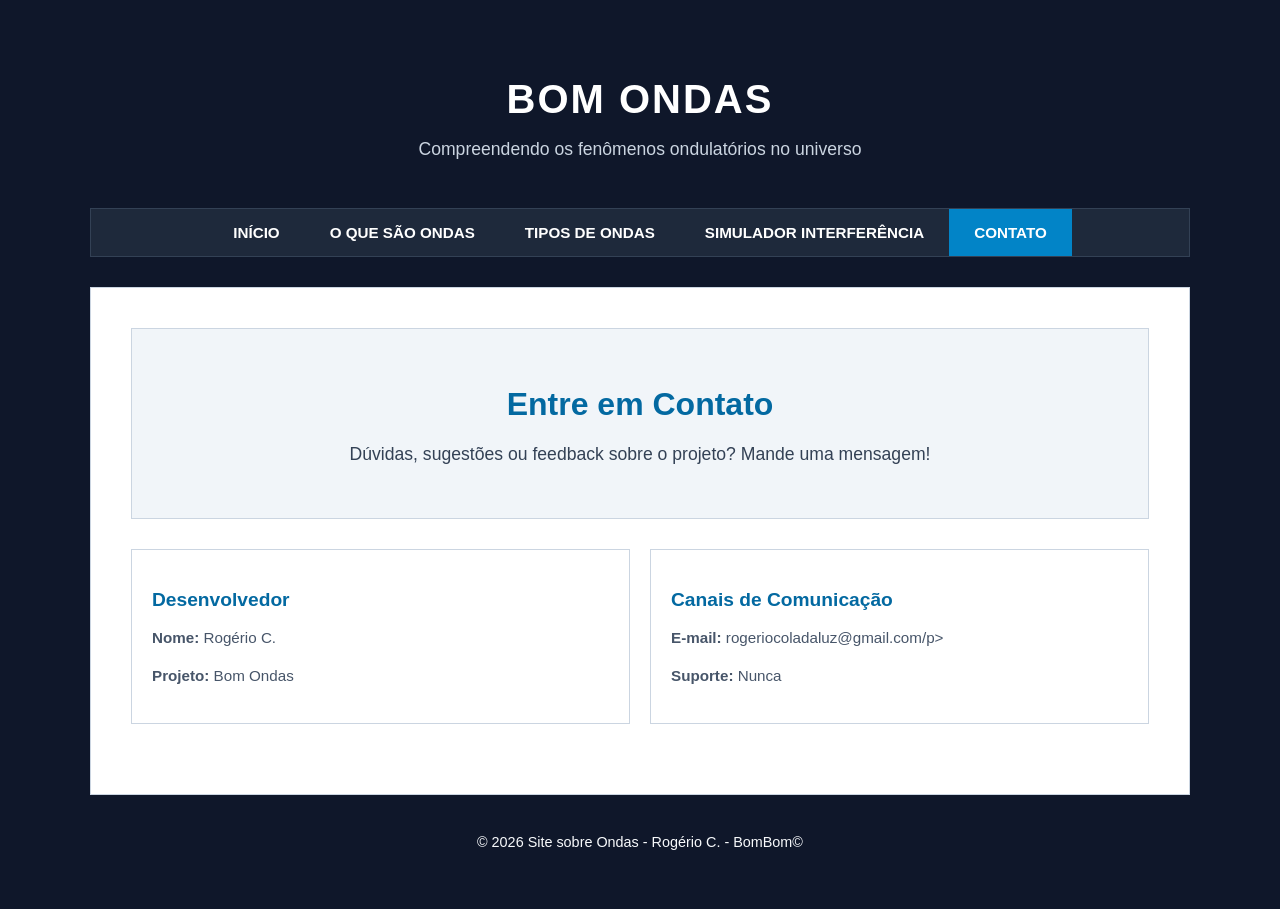
<file: contato.html>
<!DOCTYPE html>
<html lang="pt-BR">
<head>
    <meta charset="UTF-8">
    <meta name="viewport" content="width=device-width, initial-scale=1.0">
    <title>Contato - Bom Ondas</title>
    <link rel="stylesheet" href="styles.css">
    <link rel="icon" type="image/png" href="./imagens/wave (1).png">
</head>
<body>

    <div class="container">

        <header class="cabecalho">
            <h1 class="cabecalho-titulo">Bom Ondas</h1>
            <p class="cabecalho-subtitulo">Compreendendo os fenômenos ondulatórios no universo</p>
        </header>

   <nav id="menu">
            <a href="index.html" class="menu-item">Início</a>
            <a href="oqsaoondas.html" class="menu-item">O que são Ondas</a>
            <a href="tipos_de_ondas.html" class="menu-item">Tipos de Ondas</a>
            <a href="simulador.html" class="menu-item">Simulador Interferência</a>
           
            <a href="contato.html" class="menu-item menu-item-ativo">Contato</a>
        </nav>

        <main class="conteudo-principal">

            <div class="caixa-destaque">
                <h2 class="caixa-destaque-titulo">Entre em Contato</h2>
                <p class="caixa-destaque-texto">Dúvidas, sugestões ou feedback sobre o projeto? Mande uma mensagem!</p>
            </div>

            <div class="grade-cartoes">
                <div class="cartao">
                    <h3 class="cartao-titulo">Desenvolvedor</h3>
                    <p class="cartao-texto"><strong>Nome:</strong> Rogério C.</p>
                    <p class="cartao-texto"><strong>Projeto:</strong> Bom Ondas</p>
                </div>

                <div class="cartao">
                    <h3 class="cartao-titulo">Canais de Comunicação</h3>
                    <p class="cartao-texto"><strong>E-mail:</strong> rogeriocoladaluz@gmail.com/p>
                    <p class="cartao-texto"><strong>Suporte:</strong> Nunca</p>
                </div>
            </div>

        </main>

        <footer class="rodape">
            <p>&copy; 2026 Site sobre Ondas - Rogério C. - BomBom&copy;</p>
        </footer>

    </div>

</body>
</html>
</file>
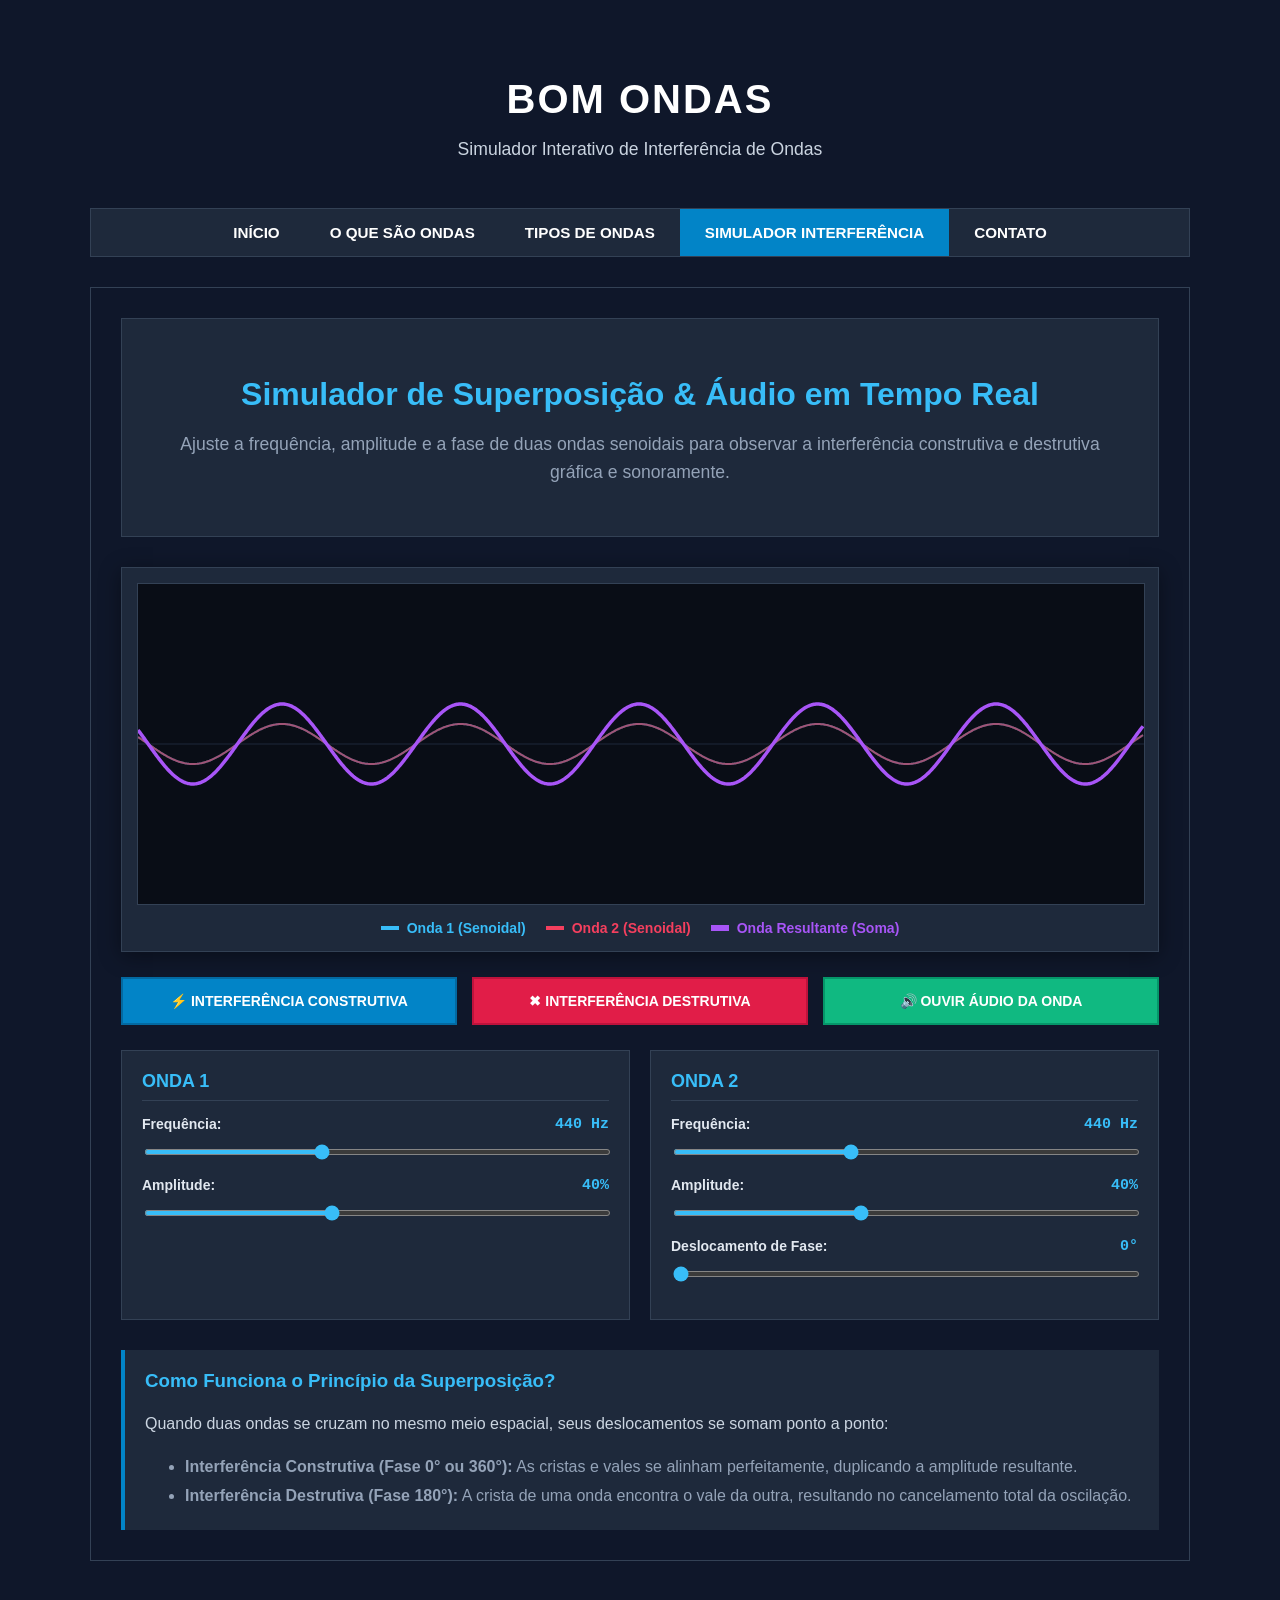
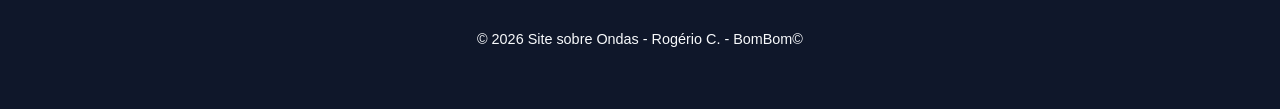
<file: simulador.html>
<!DOCTYPE html>
<html lang="pt-BR">
<head>
    <meta charset="UTF-8">
    <meta name="viewport" content="width=device-width, initial-scale=1.0">
    <title>Simulador de Ondas - Bom Ondas</title>
    <link rel="stylesheet" href="styles.css">
    <link rel="icon" type="image/png" href="./imagens/wave (1).png">
    <style>
        .simulador-container {
            background-color: #0f172a;
            color: #f8fafc;
            padding: 30px;
            border: 1px solid #334155;
            margin-bottom: 30px;
        }

        .canvas-card {
            background-color: #1e293b;
            border: 1px solid #334155;
            padding: 15px;
            margin-bottom: 25px;
            box-shadow: 0 4px 20px rgba(0, 0, 0, 0.4);
        }

        #canvasOndas {
            width: 100%;
            height: 320px;
            background-color: #090d16;
            display: block;
            border: 1px solid #334155;
        }

        .legenda-container {
            display: flex;
            flex-wrap: wrap;
            gap: 20px;
            justify-content: center;
            margin-top: 15px;
            font-size: 14px;
            font-weight: 600;
        }

        .legenda-item {
            display: flex;
            align-items: center;
            gap: 8px;
        }

        .legenda-cor {
            width: 18px;
            height: 4px;
            display: inline-block;
        }

        .presets-grid {
            display: grid;
            grid-template-columns: repeat(auto-fit, minmax(200px, 1fr));
            gap: 15px;
            margin-bottom: 25px;
        }

        .btn-preset {
            background: #0284c7;
            color: #ffffff;
            border: 2px solid #0369a1;
            padding: 14px 20px;
            font-weight: bold;
            text-transform: uppercase;
            cursor: pointer;
            transition: all 0.2s ease;
            font-size: 14px;
            border-radius: 0;
            width: 100%;
            text-align: center;
        }

        .btn-preset:hover {
            background: #0369a1;
            border-color: #38bdf8;
        }

        .btn-audio {
            background: #10b981;
            border-color: #059669;
        }

        .btn-audio:hover {
            background: #059669;
            border-color: #34d399;
        }

        .btn-audio.ativo {
            background: #ef4444;
            border-color: #dc2626;
        }

        .btn-audio.ativo:hover {
            background: #dc2626;
            border-color: #f87171;
        }

        .controles-grid {
            display: grid;
            grid-template-columns: repeat(auto-fit, minmax(300px, 1fr));
            gap: 20px;
            margin-bottom: 25px;
        }

        .painel-controle {
            background: #1e293b;
            border: 1px solid #334155;
            padding: 20px;
        }

        .painel-controle h4 {
            color: #38bdf8;
            margin-top: 0;
            margin-bottom: 15px;
            font-size: 18px;
            text-transform: uppercase;
            border-bottom: 1px solid #334155;
            padding-bottom: 8px;
        }

        .grupo-campo {
            margin-bottom: 18px;
        }

        .grupo-campo label {
            display: flex;
            justify-content: space-between;
            font-size: 14px;
            font-weight: 600;
            margin-bottom: 8px;
            color: #e2e8f0;
        }

        .grupo-campo input[type="range"] {
            width: 100%;
            height: 6px;
            background: #334155;
            outline: none;
            accent-color: #38bdf8;
            cursor: pointer;
        }

        .valor-tag {
            color: #38bdf8;
            font-family: monospace;
            font-size: 15px;
        }

        .info-card {
            background: #1e293b;
            border-left: 4px solid #0284c7;
            padding: 20px;
            margin-top: 30px;
        }

        .info-card h3 {
            color: #38bdf8;
            margin-top: 0;
        }
    </style>
</head>
<body>

    <div class="container">

        <header class="cabecalho">
            <h1 class="cabecalho-titulo">Bom Ondas</h1>
            <p class="cabecalho-subtitulo">Simulador Interativo de Interferência de Ondas</p>
        </header>

        <nav id="menu">
            <a href="index.html" class="menu-item">Início</a>
            <a href="oqsaoondas.html" class="menu-item">O que são Ondas</a>
            <a href="tipos_de_ondas.html" class="menu-item">Tipos de Ondas</a>
            <a href="simulador.html" class="menu-item menu-item-ativo">Simulador Interferência</a>
     
            <a href="contato.html" class="menu-item">Contato</a>
        </nav>

        <main class="conteudo-principal simulador-container">

            <div class="caixa-destaque" style="background-color: #1e293b; border-color: #334155;">
                <h2 class="caixa-destaque-titulo" style="color: #38bdf8;">Simulador de Superposição &amp; Áudio em Tempo Real</h2>
                <p class="caixa-destaque-texto" style="color: #94a3b8;">
                    Ajuste a frequência, amplitude e a fase de duas ondas senoidais para observar a interferência construtiva e destrutiva gráfica e sonoramente.
                </p>
            </div>

            <div class="canvas-card">
                <canvas id="canvasOndas" width="1000" height="320"></canvas>
                <div class="legenda-container">
                    <div class="legenda-item">
                        <span class="legenda-cor" style="background-color: #38bdf8;"></span>
                        <span style="color: #38bdf8;">Onda 1 (Senoidal)</span>
                    </div>
                    <div class="legenda-item">
                        <span class="legenda-cor" style="background-color: #f43f5e;"></span>
                        <span style="color: #f43f5e;">Onda 2 (Senoidal)</span>
                    </div>
                    <div class="legenda-item">
                        <span class="legenda-cor" style="background-color: #a855f7; height: 6px;"></span>
                        <span style="color: #a855f7;">Onda Resultante (Soma)</span>
                    </div>
                </div>
            </div>

            <div class="presets-grid">
                <button id="btnConstrutiva" class="btn-preset">⚡ Interferência Construtiva</button>
                <button id="btnDestrutiva" class="btn-preset" style="background: #e11d48; border-color: #be123c;">✖ Interferência Destrutiva</button>
                <button id="btnAudio" class="btn-preset btn-audio">🔊 Ouvir Áudio da Onda</button>
            </div>

            <div class="controles-grid">
                <div class="painel-controle">
                    <h4>Onda 1</h4>
                    <div class="grupo-campo">
                        <label>Frequência: <span id="valFreq1" class="valor-tag">440 Hz</span></label>
                        <input type="range" id="sliderFreq1" min="100" max="1000" value="440" step="1">
                    </div>
                    <div class="grupo-campo">
                        <label>Amplitude: <span id="valAmp1" class="valor-tag">40%</span></label>
                        <input type="range" id="sliderAmp1" min="0" max="100" value="40" step="1">
                    </div>
                </div>

                <div class="painel-controle">
                    <h4>Onda 2</h4>
                    <div class="grupo-campo">
                        <label>Frequência: <span id="valFreq2" class="valor-tag">440 Hz</span></label>
                        <input type="range" id="sliderFreq2" min="100" max="1000" value="440" step="1">
                    </div>
                    <div class="grupo-campo">
                        <label>Amplitude: <span id="valAmp2" class="valor-tag">40%</span></label>
                        <input type="range" id="sliderAmp2" min="0" max="100" value="40" step="1">
                    </div>
                    <div class="grupo-campo">
                        <label>Deslocamento de Fase: <span id="valFase2" class="valor-tag">0°</span></label>
                        <input type="range" id="sliderFase2" min="0" max="360" value="0" step="1">
                    </div>
                </div>
            </div>

            <div class="info-card">
                <h3>Como Funciona o Princípio da Superposição?</h3>
                <p class="texto-descricao" style="color: #cbd5e1; margin-bottom: 12px;">
                    Quando duas ondas se cruzam no mesmo meio espacial, seus deslocamentos se somam ponto a ponto:
                </p>
                <ul style="color: #94a3b8; line-height: 1.8; margin-bottom: 0;">
                    <li><strong>Interferência Construtiva (Fase 0° ou 360°):</strong> As cristas e vales se alinham perfeitamente, duplicando a amplitude resultante.</li>
                    <li><strong>Interferência Destrutiva (Fase 180°):</strong> A crista de uma onda encontra o vale da outra, resultando no cancelamento total da oscilação.</li>
                </ul>
            </div>

        </main>

        <footer class="rodape">
            <p>&copy; 2026 Site sobre Ondas - Rogério C. - BomBom&copy;</p>
        </footer>

    </div>

    <script>
        const canvas = document.getElementById('canvasOndas');
        const ctx = canvas.getContext('2d');

        const sliderFreq1 = document.getElementById('sliderFreq1');
        const sliderAmp1 = document.getElementById('sliderAmp1');
        const sliderFreq2 = document.getElementById('sliderFreq2');
        const sliderAmp2 = document.getElementById('sliderAmp2');
        const sliderFase2 = document.getElementById('sliderFase2');

        const valFreq1 = document.getElementById('valFreq1');
        const valAmp1 = document.getElementById('valAmp1');
        const valFreq2 = document.getElementById('valFreq2');
        const valAmp2 = document.getElementById('valAmp2');
        const valFase2 = document.getElementById('valFase2');

        const btnConstrutiva = document.getElementById('btnConstrutiva');
        const btnDestrutiva = document.getElementById('btnDestrutiva');
        const btnAudio = document.getElementById('btnAudio');

        let tempoAnimacao = 0;
        let audioCtx = null;
        let osc1 = null, osc2 = null;
        let gain1 = null, gain2 = null, masterGain = null;
        let audioTocando = false;

        function redimensionarCanvas() {
            canvas.width = canvas.parentElement.clientWidth - 30;
            canvas.height = 320;
        }

        window.addEventListener('resize', redimensionarCanvas);
        redimensionarCanvas();

        function atualizarValoresUI() {
            valFreq1.textContent = parseFloat(sliderFreq1.value).toFixed(0) + ' Hz';
            valAmp1.textContent = parseFloat(sliderAmp1.value).toFixed(0) + '%';
            valFreq2.textContent = parseFloat(sliderFreq2.value).toFixed(0) + ' Hz';
            valAmp2.textContent = parseFloat(sliderAmp2.value).toFixed(0) + '%';
            valFase2.textContent = parseFloat(sliderFase2.value).toFixed(0) + '°';

            atualizarParametrosAudio();
        }

        function iniciarAudio() {
            if (!audioCtx) {
                const AudioContextClass = window.AudioContext || window.webkitAudioContext;
                audioCtx = new AudioContextClass();
            }

            if (audioCtx.state === 'suspended') {
                audioCtx.resume();
            }

            osc1 = audioCtx.createOscillator();
            osc2 = audioCtx.createOscillator();
            gain1 = audioCtx.createGain();
            gain2 = audioCtx.createGain();
            masterGain = audioCtx.createGain();

            osc1.type = 'sine';
            osc2.type = 'sine';

            osc1.connect(gain1);
            osc2.connect(gain2);
            gain1.connect(masterGain);
            gain2.connect(masterGain);
            masterGain.connect(audioCtx.destination);

            masterGain.gain.setValueAtTime(0.25, audioCtx.currentTime);
            atualizarParametrosAudio();

            osc1.start();
            osc2.start();

            audioTocando = true;
            btnAudio.textContent = "⏹ Parar Áudio";
            btnAudio.classList.add('ativo');
        }

        function pararAudio() {
            if (osc1) { osc1.stop(); osc1.disconnect(); }
            if (osc2) { osc2.stop(); osc2.disconnect(); }
            audioTocando = false;
            btnAudio.textContent = "🔊 Ouvir Áudio da Onda";
            btnAudio.classList.remove('ativo');
        }

        function atualizarParametrosAudio() {
            if (!audioTocando || !audioCtx) return;

            const freq1 = parseFloat(sliderFreq1.value);
            const freq2 = parseFloat(sliderFreq2.value);
            const amp1 = parseFloat(sliderAmp1.value) / 100;
            const amp2 = parseFloat(sliderAmp2.value) / 100;
            const fase2Rad = (parseFloat(sliderFase2.value) * Math.PI) / 180;

            osc1.frequency.setTargetAtTime(freq1, audioCtx.currentTime, 0.01);
            osc2.frequency.setTargetAtTime(freq2, audioCtx.currentTime, 0.01);

            gain1.gain.setTargetAtTime(amp1 * 0.3, audioCtx.currentTime, 0.01);
            let fatorFaseAudio = Math.abs(freq1 - freq2) < 1 ? Math.cos(fase2Rad / 2) : 1;
            gain2.gain.setTargetAtTime(amp2 * 0.3 * Math.abs(fatorFaseAudio), audioCtx.currentTime, 0.01);
        }

        function desenharOndas() {
            const largura = canvas.width;
            const altura = canvas.height;
            const centroY = altura / 2;

            ctx.clearRect(0, 0, largura, altura);

            ctx.strokeStyle = '#1e293b';
            ctx.lineWidth = 1;
            ctx.beginPath();
            ctx.moveTo(0, centroY);
            ctx.lineTo(largura, centroY);
            ctx.stroke();

            const freq1 = parseFloat(sliderFreq1.value);
            // Redução de escala para amplitude ajustada
            const amp1 = parseFloat(sliderAmp1.value) * 0.5;
            const freq2 = parseFloat(sliderFreq2.value);
            const amp2 = parseFloat(sliderAmp2.value) * 0.5;
            const fase2Rad = (parseFloat(sliderFase2.value) * Math.PI) / 180;

            const escalaFreq = 0.00008;

            // Onda 1
            ctx.strokeStyle = 'rgba(56, 189, 248, 0.6)';
            ctx.lineWidth = 2;
            ctx.beginPath();
            for (let x = 0; x < largura; x++) {
                const y = centroY - Math.sin(x * freq1 * escalaFreq - tempoAnimacao) * amp1;
                if (x === 0) ctx.moveTo(x, y);
                else ctx.lineTo(x, y);
            }
            ctx.stroke();

            // Onda 2
            ctx.strokeStyle = 'rgba(244, 63, 94, 0.6)';
            ctx.lineWidth = 2;
            ctx.beginPath();
            for (let x = 0; x < largura; x++) {
                const y = centroY - Math.sin(x * freq2 * escalaFreq - tempoAnimacao + fase2Rad) * amp2;
                if (x === 0) ctx.moveTo(x, y);
                else ctx.lineTo(x, y);
            }
            ctx.stroke();

            // Onda Resultante
            ctx.strokeStyle = '#a855f7';
            ctx.lineWidth = 3.5;
            ctx.beginPath();
            for (let x = 0; x < largura; x++) {
                const y1 = Math.sin(x * freq1 * escalaFreq - tempoAnimacao) * amp1;
                const y2 = Math.sin(x * freq2 * escalaFreq - tempoAnimacao + fase2Rad) * amp2;
                const yResultante = centroY - (y1 + y2);

                if (x === 0) ctx.moveTo(x, yResultante);
                else ctx.lineTo(x, yResultante);
            }
            ctx.stroke();

            tempoAnimacao += 0.05;
            requestAnimationFrame(desenharOndas);
        }

        btnConstrutiva.addEventListener('click', () => {
            sliderFreq1.value = 440;
            sliderFreq2.value = 440;
            sliderAmp1.value = 40;
            sliderAmp2.value = 40;
            sliderFase2.value = 0;
            atualizarValoresUI();
        });

        btnDestrutiva.addEventListener('click', () => {
            sliderFreq1.value = 440;
            sliderFreq2.value = 440;
            sliderAmp1.value = 40;
            sliderAmp2.value = 40;
            sliderFase2.value = 180;
            atualizarValoresUI();
        });

        [sliderFreq1, sliderAmp1, sliderFreq2, sliderAmp2, sliderFase2].forEach(input => {
            input.addEventListener('input', atualizarValoresUI);
        });

        btnAudio.addEventListener('click', () => {
            if (audioTocando) pararAudio();
            else iniciarAudio();
        });

        atualizarValoresUI();
        desenharOndas();
    </script>

</body>
</html>
</file>
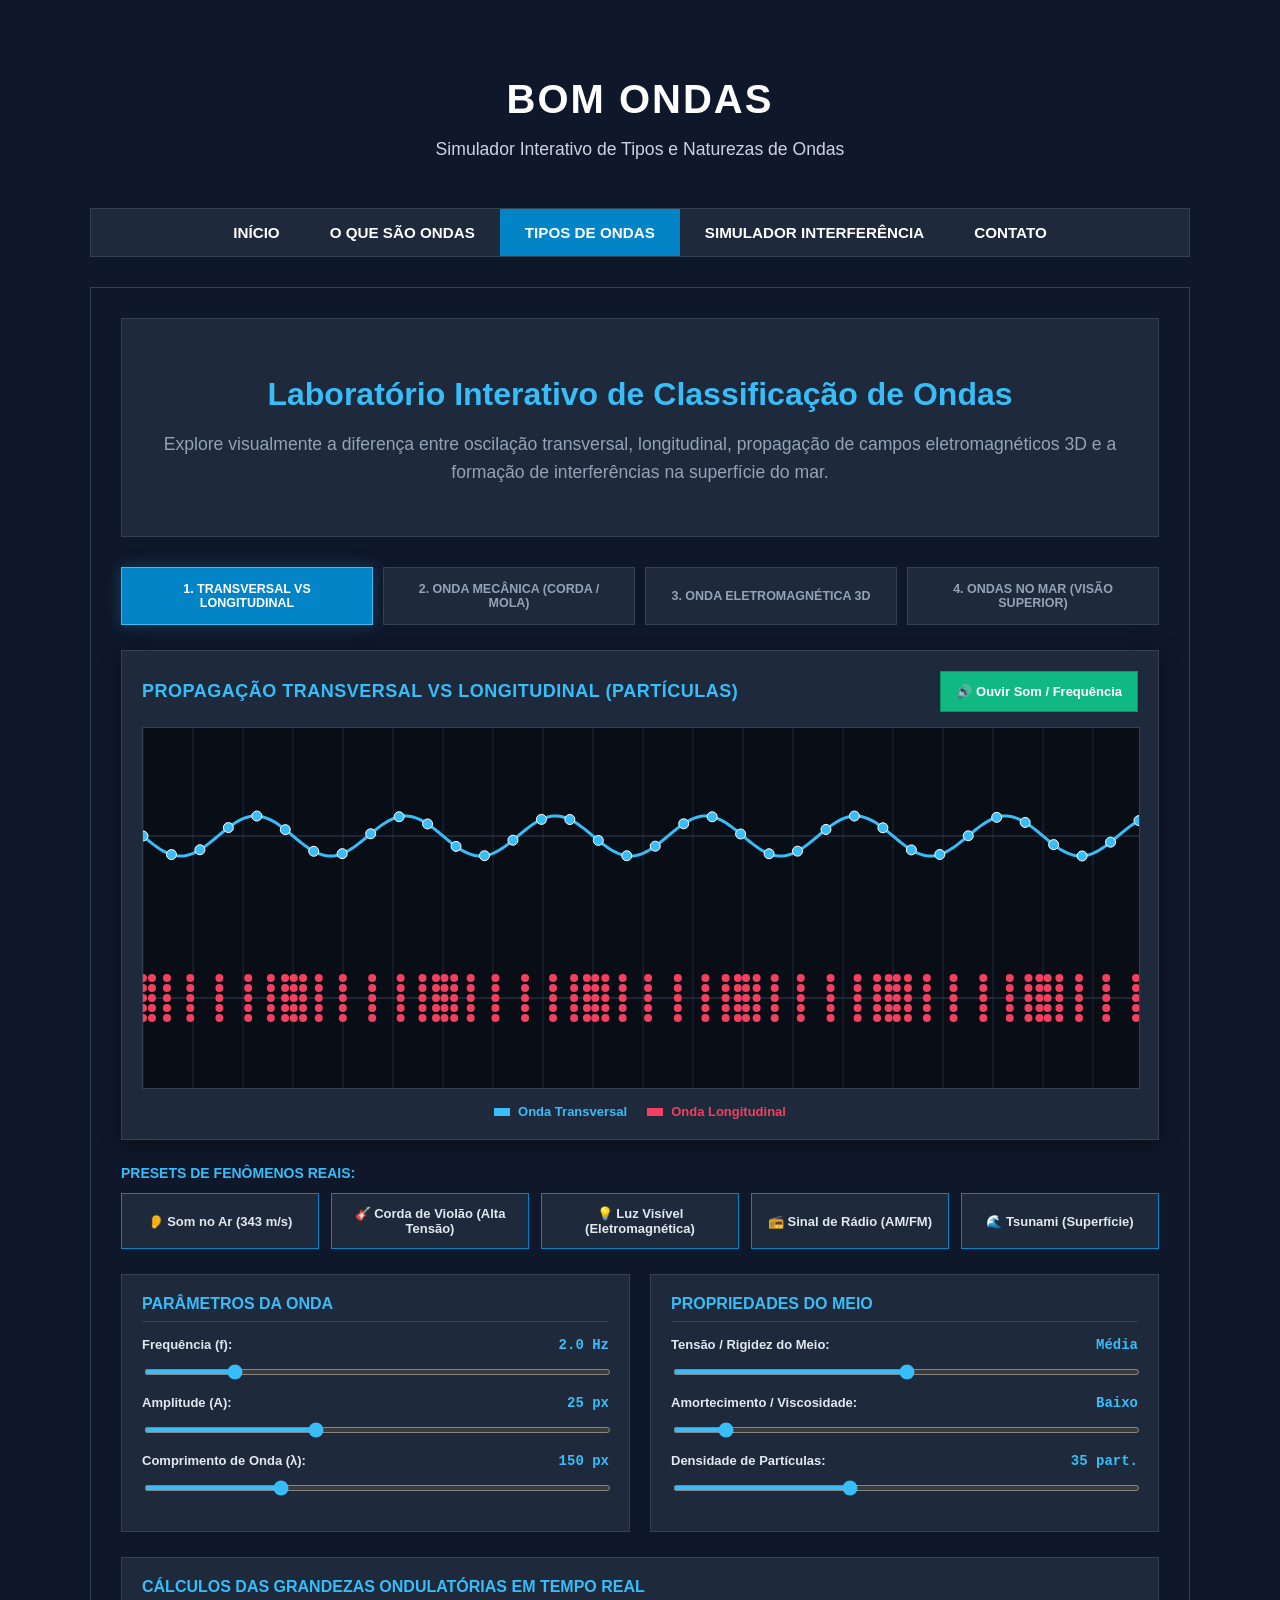
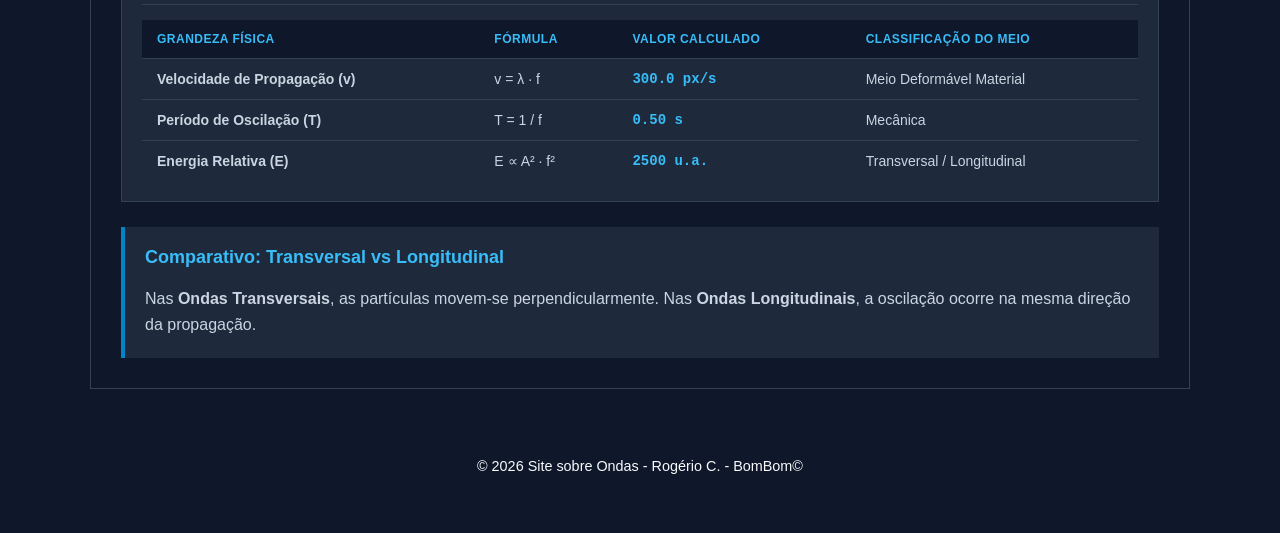
<file: tipos_de_ondas.html>
<!DOCTYPE html>
<html lang="pt-BR">
<head>
    <meta charset="UTF-8">
    <meta name="viewport" content="width=device-width, initial-scale=1.0">
    <title>Tipos de Ondas - Bom Ondas</title>
    <link rel="stylesheet" href="styles.css">
    <link rel="icon" type="image/png" href="./imagens/wave (1).png">
    <style>
        .simulador-container {
            background-color: #0f172a;
            color: #f8fafc;
            padding: 30px;
            border: 1px solid #334155;
            margin-bottom: 30px;
        }

        .tabs-navegacao {
            display: grid;
            grid-template-columns: repeat(auto-fit, minmax(200px, 1fr));
            gap: 10px;
            margin-bottom: 25px;
        }

        .btn-tab {
            background: #1e293b;
            color: #94a3b8;
            border: 1px solid #334155;
            padding: 14px 15px;
            font-weight: 700;
            text-transform: uppercase;
            cursor: pointer;
            transition: all 0.2s ease;
            font-size: 12.5px;
            border-radius: 0;
            text-align: center;
        }

        .btn-tab:hover {
            background: #334155;
            color: #f8fafc;
        }

        .btn-tab.ativa {
            background: #0284c7;
            color: #ffffff;
            border-color: #38bdf8;
            box-shadow: 0 0 15px rgba(56, 189, 248, 0.25);
        }

        .canvas-card {
            background-color: #1e293b;
            border: 1px solid #334155;
            padding: 20px;
            margin-bottom: 25px;
            box-shadow: 0 4px 20px rgba(0, 0, 0, 0.4);
            position: relative;
        }

        #canvasTipos {
            width: 100%;
            height: 360px;
            background-color: #090d16;
            display: block;
            border: 1px solid #334155;
            cursor: crosshair;
        }

        .canvas-header {
            display: flex;
            justify-content: space-between;
            align-items: center;
            margin-bottom: 15px;
            flex-wrap: wrap;
            gap: 10px;
        }

        .canvas-titulo {
            margin: 0;
            font-size: 18px;
            color: #38bdf8;
            text-transform: uppercase;
            font-weight: 700;
            letter-spacing: 0.5px;
        }

        .legenda-container {
            display: flex;
            flex-wrap: wrap;
            gap: 20px;
            justify-content: center;
            margin-top: 15px;
            font-size: 13px;
            font-weight: 600;
        }

        .legenda-item {
            display: flex;
            align-items: center;
            gap: 8px;
        }

        .legenda-cor {
            width: 16px;
            height: 8px;
            display: inline-block;
        }

        .barra-gradiente-mar {
            width: 160px;
            height: 12px;
            background: linear-gradient(to right, #001122, #0284c7, #ffffff, #ef4444);
            border: 1px solid #334155;
        }

        .presets-grid {
            display: grid;
            grid-template-columns: repeat(auto-fit, minmax(180px, 1fr));
            gap: 12px;
            margin-bottom: 25px;
        }

        .btn-preset {
            background: #1e293b;
            color: #e2e8f0;
            border: 1px solid #0284c7;
            padding: 12px 15px;
            font-weight: 600;
            cursor: pointer;
            transition: all 0.2s ease;
            font-size: 13px;
            border-radius: 0;
            text-align: center;
        }

        .btn-preset:hover {
            background: #0284c7;
            color: #ffffff;
            border-color: #38bdf8;
        }

        .btn-audio {
            background: #10b981;
            color: #ffffff;
            border: 1px solid #059669;
            font-weight: bold;
        }

        .btn-audio:hover {
            background: #059669;
            border-color: #34d399;
        }

        .btn-audio.ativo {
            background: #ef4444;
            border-color: #dc2626;
        }

        .btn-audio.ativo:hover {
            background: #dc2626;
            border-color: #f87171;
        }

        .controles-grid {
            display: grid;
            grid-template-columns: repeat(auto-fit, minmax(280px, 1fr));
            gap: 20px;
            margin-bottom: 25px;
        }

        .painel-controle {
            background: #1e293b;
            border: 1px solid #334155;
            padding: 20px;
        }

        .painel-controle h4 {
            color: #38bdf8;
            margin-top: 0;
            margin-bottom: 15px;
            font-size: 16px;
            text-transform: uppercase;
            border-bottom: 1px solid #334155;
            padding-bottom: 8px;
            font-weight: 700;
        }

        .grupo-campo {
            margin-bottom: 16px;
        }

        .grupo-campo label {
            display: flex;
            justify-content: space-between;
            font-size: 13px;
            font-weight: 600;
            margin-bottom: 8px;
            color: #e2e8f0;
        }

        .grupo-campo input[type="range"] {
            width: 100%;
            height: 6px;
            background: #334155;
            outline: none;
            accent-color: #38bdf8;
            cursor: pointer;
        }

        .valor-tag {
            color: #38bdf8;
            font-family: monospace;
            font-size: 14px;
            font-weight: bold;
        }

        .painel-metricas {
            background: #1e293b;
            border: 1px solid #334155;
            padding: 20px;
            margin-bottom: 25px;
        }

        .tabela-metricas {
            width: 100%;
            border-collapse: collapse;
            font-size: 14px;
            color: #cbd5e1;
        }

        .tabela-metricas th, .tabela-metricas td {
            padding: 12px 15px;
            text-align: left;
            border-bottom: 1px solid #334155;
        }

        .tabela-metricas th {
            background-color: #0f172a;
            color: #38bdf8;
            text-transform: uppercase;
            font-size: 12px;
            letter-spacing: 0.5px;
        }

        .tabela-metricas tr:last-child td {
            border-bottom: none;
        }

        .destaque-valor {
            color: #38bdf8;
            font-family: monospace;
            font-weight: bold;
        }

        .info-card {
            background: #1e293b;
            border-left: 4px solid #0284c7;
            padding: 20px;
            margin-top: 25px;
        }

        .info-card h3 {
            color: #38bdf8;
            margin-top: 0;
            font-size: 18px;
        }
    </style>
</head>
<body>

    <div class="container">

        <header class="cabecalho">
            <h1 class="cabecalho-titulo">Bom Ondas</h1>
            <p class="cabecalho-subtitulo">Simulador Interativo de Tipos e Naturezas de Ondas</p>
        </header>

        <nav id="menu">
            <a href="index.html" class="menu-item">Início</a>
            <a href="oqsaoondas.html" class="menu-item">O que são Ondas</a>
            <a href="tipos_de_ondas.html" class="menu-item menu-item-ativo">Tipos de Ondas</a>
            <a href="simulador.html" class="menu-item">Simulador Interferência</a>
        
            <a href="contato.html" class="menu-item">Contato</a>
        </nav>

        <main class="conteudo-principal simulador-container">

            <div class="caixa-destaque" style="background-color: #1e293b; border-color: #334155;">
                <h2 class="caixa-destaque-titulo" style="color: #38bdf8;">Laboratório Interativo de Classificação de Ondas</h2>
                <p class="caixa-destaque-texto" style="color: #94a3b8;">
                    Explore visualmente a diferença entre oscilação transversal, longitudinal, propagação de campos eletromagnéticos 3D e a formação de interferências na superfície do mar.
                </p>
            </div>

            <div class="tabs-navegacao">
                <button class="btn-tab ativa" id="tabTL" data-modo="transversal_longitudinal">1. Transversal vs Longitudinal</button>
                <button class="btn-tab" id="tabMec" data-modo="mecanica">2. Onda Mecânica (Corda / Mola)</button>
                <button class="btn-tab" id="tabEM" data-modo="eletromagnetica">3. Onda Eletromagnética 3D</button>
                <button class="btn-tab" id="tabMar" data-modo="ondas_mar">4. Ondas no Mar (Visão Superior)</button>
            </div>

            <div id="painelControlesMar" style="display: none; background: #1e293b; border: 1px solid #334155; padding: 15px; margin-bottom: 20px;">
                <div style="display: flex; gap: 12px; flex-wrap: wrap; margin-bottom: 10px;">
                    <button id="btnLimparPontos" class="btn-preset" style="background: #ef4444; border-color: #dc2626;">🗑️ Limpar Todos os Pontos</button>
                    <button id="btnReset2Pontos" class="btn-preset" style="background: #0284c7; border-color: #0369a1;">🔄 Restaurar 2 Pontos Iniciais</button>
                </div>
                <p style="color: #38bdf8; font-size: 13.5px; margin: 0;">
                    💡 <strong>Instrução:</strong> Clique em qualquer ponto dentro do mapa abaixo para adicionar novas fontes de ondas no mar!
                </p>
            </div>

            <div class="canvas-card">
                <div class="canvas-header">
                    <h3 class="canvas-titulo" id="tituloModo">Propagação Transversal vs Longitudinal</h3>
                    <button id="btnAudio" class="btn-preset btn-audio" style="width: auto; min-width: 180px;">🔊 Ouvir Som / Frequência</button>
                </div>

                <canvas id="canvasTipos" width="1000" height="360"></canvas>

                <div class="legenda-container" id="legendaDinamica"></div>
            </div>

            <h4 style="color: #38bdf8; text-transform: uppercase; margin-bottom: 12px; font-size: 14px;">Presets de Fenômenos Reais:</h4>
            <div class="presets-grid">
                <button class="btn-preset" id="presetSomAr">👂 Som no Ar (343 m/s)</button>
                <button class="btn-preset" id="presetCordaViolao">🎸 Corda de Violão (Alta Tensão)</button>
                <button class="btn-preset" id="presetLuzVisivel">💡 Luz Visível (Eletromagnética)</button>
                <button class="btn-preset" id="presetRadio">📻 Sinal de Rádio (AM/FM)</button>
                <button class="btn-preset" id="presetTsunami">🌊 Tsunami (Superfície)</button>
            </div>

            <div class="controles-grid">
                <div class="painel-controle">
                    <h4>Parâmetros da Onda</h4>
                    <div class="grupo-campo">
                        <label>Frequência (f): <span id="valFreq" class="valor-tag">2.0 Hz</span></label>
                        <!-- Reduzida a amplitude padrão no slider para 25px para melhor legibilidade -->
                        <input type="range" id="sliderFreq" min="0.2" max="10" value="2.0" step="0.1">
                    </div>

                    <div class="grupo-campo">
                        <label>Amplitude (A): <span id="valAmp" class="valor-tag">25 px</span></label>
                        <input type="range" id="sliderAmp" min="5" max="60" value="25" step="1">
                    </div>

                    <div class="grupo-campo">
                        <label>Comprimento de Onda (λ): <span id="valLambda" class="valor-tag">150 px</span></label>
                        <input type="range" id="sliderLambda" min="50" max="400" value="150" step="5">
                    </div>
                </div>

                <div class="painel-controle">
                    <h4>Propriedades do Meio</h4>
                    <div class="grupo-campo">
                        <label>Tensão / Rigidez do Meio: <span id="valTensao" class="valor-tag">Média</span></label>
                        <input type="range" id="sliderTensao" min="1" max="5" value="3" step="1">
                    </div>

                    <div class="grupo-campo">
                        <label>Amortecimento / Viscosidade: <span id="valAmortecimento" class="valor-tag">Baixo</span></label>
                        <input type="range" id="sliderAmortecimento" min="0" max="0.05" value="0.005" step="0.001">
                    </div>

                    <div class="grupo-campo">
                        <label>Densidade de Partículas: <span id="valDensidade" class="valor-tag">Normal</span></label>
                        <input type="range" id="sliderDensidade" min="20" max="60" value="35" step="1">
                    </div>
                </div>
            </div>

            <div class="painel-metricas">
                <h4 style="color: #38bdf8; margin-top: 0; margin-bottom: 15px; text-transform: uppercase; border-bottom: 1px solid #334155; padding-bottom: 8px;">
                    Cálculos das Grandezas Ondulatórias Em Tempo Real
                </h4>
                <table class="tabela-metricas">
                    <thead>
                        <tr>
                            <th>Grandeza Física</th>
                            <th>Fórmula</th>
                            <th>Valor Calculado</th>
                            <th>Classificação do Meio</th>
                        </tr>
                    </thead>
                    <tbody>
                        <tr>
                            <td><strong>Velocidade de Propagação (v)</strong></td>
                            <td>v = λ · f</td>
                            <td class="destaque-valor" id="calcVelocidade">300.0 px/s</td>
                            <td id="infoMeio">Meio Material Contínuo</td>
                        </tr>
                        <tr>
                            <td><strong>Período de Oscilação (T)</strong></td>
                            <td>T = 1 / f</td>
                            <td class="destaque-valor" id="calcPeriodo">0.50 s</td>
                            <td id="infoNatureza">Onda Mecânica</td>
                        </tr>
                        <tr>
                            <td><strong>Energia Relativa (E)</strong></td>
                            <td>E ∝ A² · f²</td>
                            <td class="destaque-valor" id="calcEnergia">2500.0 u.a.</td>
                            <td id="infoDirecao">Transversal / Longitudinal</td>
                        </tr>
                    </tbody>
                </table>
            </div>

            <div class="info-card" id="cardExplicativo">
                <h3 id="explicativoTitulo">Sobre Ondas Transversais e Longitudinais</h3>
                <p class="texto-descricao" id="explicativoTexto" style="color: #cbd5e1; margin-bottom: 0;">
                    Nas <strong>Ondas Transversais</strong>, as partículas do meio oscilam em direção perpendicular à propagação. Nas <strong>Ondas Longitudinais</strong>, a oscilação ocorre na mesma direção.
                </p>
            </div>

        </main>

        <footer class="rodape">
            <p>&copy; 2026 Site sobre Ondas - Rogério C. - BomBom&copy;</p>
        </footer>

    </div>

    <script>
        const canvas = document.getElementById('canvasTipos');
        const ctx = canvas.getContext('2d');

        const btnTabs = document.querySelectorAll('.btn-tab');
        const tituloModo = document.getElementById('tituloModo');
        const legendaDinamica = document.getElementById('legendaDinamica');
        const painelControlesMar = document.getElementById('painelControlesMar');

        const sliderFreq = document.getElementById('sliderFreq');
        const sliderAmp = document.getElementById('sliderAmp');
        const sliderLambda = document.getElementById('sliderLambda');
        const sliderTensao = document.getElementById('sliderTensao');
        const sliderAmortecimento = document.getElementById('sliderAmortecimento');
        const sliderDensidade = document.getElementById('sliderDensidade');

        const valFreq = document.getElementById('valFreq');
        const valAmp = document.getElementById('valAmp');
        const valLambda = document.getElementById('valLambda');
        const valTensao = document.getElementById('valTensao');
        const valAmortecimento = document.getElementById('valAmortecimento');
        const valDensidade = document.getElementById('valDensidade');

        const calcVelocidade = document.getElementById('calcVelocidade');
        const calcPeriodo = document.getElementById('calcPeriodo');
        const calcEnergia = document.getElementById('calcEnergia');
        const infoMeio = document.getElementById('infoMeio');
        const infoNatureza = document.getElementById('infoNatureza');
        const infoDirecao = document.getElementById('infoDirecao');

        const explicativoTitulo = document.getElementById('explicativoTitulo');
        const explicativoTexto = document.getElementById('explicativoTexto');

        const btnAudio = document.getElementById('btnAudio');

        const presetSomAr = document.getElementById('presetSomAr');
        const presetCordaViolao = document.getElementById('presetCordaViolao');
        const presetLuzVisivel = document.getElementById('presetLuzVisivel');
        const presetRadio = document.getElementById('presetRadio');
        const presetTsunami = document.getElementById('presetTsunami');

        let modoAtual = 'transversal_longitudinal';
        let tempoAnimacao = 0;

        let pontosMar = [
            { x: 0.35, y: 0.5 },
            { x: 0.65, y: 0.5 }
        ];

        let audioCtx = null, oscilador = null, ganhoMaster = null;
        let audioTocando = false;

        function redimensionarCanvas() {
            canvas.width = canvas.parentElement.clientWidth - 40;
            canvas.height = 360;
        }

        window.addEventListener('resize', redimensionarCanvas);
        redimensionarCanvas();

        canvas.addEventListener('click', (evento) => {
            if (modoAtual !== 'ondas_mar') return;

            const rect = canvas.getBoundingClientRect();
            const xRelativo = (evento.clientX - rect.left) / canvas.width;
            const yRelativo = (evento.clientY - rect.top) / canvas.height;

            pontosMar.push({ x: xRelativo, y: yRelativo });
        });

        document.getElementById('btnLimparPontos').addEventListener('click', () => {
            pontosMar = [];
        });

        document.getElementById('btnReset2Pontos').addEventListener('click', () => {
            pontosMar = [
                { x: 0.35, y: 0.5 },
                { x: 0.65, y: 0.5 }
            ];
        });

        function atualizarUI() {
            const freq = parseFloat(sliderFreq.value);
            const amp = parseFloat(sliderAmp.value);
            const lambda = parseFloat(sliderLambda.value);
            const tensao = parseInt(sliderTensao.value);
            const amort = parseFloat(sliderAmortecimento.value);
            const densidade = parseInt(sliderDensidade.value);

            valFreq.textContent = freq.toFixed(1) + ' Hz';
            valAmp.textContent = amp.toFixed(0) + ' px';
            valLambda.textContent = lambda.toFixed(0) + ' px';
            
            const niveisTensao = ['Muito Baixa', 'Baixa', 'Média', 'Alta', 'Extrema'];
            valTensao.textContent = niveisTensao[tensao - 1];

            valAmortecimento.textContent = amort === 0 ? 'Nenhum' : (amort < 0.01 ? 'Baixo' : 'Alto');
            valDensidade.textContent = densidade + ' part.';

            const vel = lambda * freq;
            const periodo = 1 / freq;
            const energia = (amp * amp) * (freq * freq);

            calcVelocidade.textContent = vel.toFixed(1) + ' px/s';
            calcPeriodo.textContent = periodo.toFixed(2) + ' s';
            calcEnergia.textContent = energia.toFixed(0) + ' u.a.';

            if (audioTocando && oscilador && audioCtx) {
                const freqAudivel = Math.min(Math.max(freq * 120, 110), 880);
                oscilador.frequency.setTargetAtTime(freqAudivel, audioCtx.currentTime, 0.02);
            }
        }

        btnTabs.forEach(tab => {
            tab.addEventListener('click', () => {
                btnTabs.forEach(t => t.classList.remove('ativa'));
                tab.classList.add('ativa');
                modoAtual = tab.getAttribute('data-modo');
                configurarModoUI();
            });
        });

        function configurarModoUI() {
            painelControlesMar.style.display = 'none';

            if (modoAtual === 'transversal_longitudinal') {
                tituloModo.textContent = "Propagação Transversal vs Longitudinal (Partículas)";
                legendaDinamica.innerHTML = `
                    <div class="legenda-item"><span class="legenda-cor" style="background-color: #38bdf8;"></span><span style="color: #38bdf8;">Onda Transversal</span></div>
                    <div class="legenda-item"><span class="legenda-cor" style="background-color: #f43f5e;"></span><span style="color: #f43f5e;">Onda Longitudinal</span></div>
                `;
                infoMeio.textContent = "Meio Deformável Material";
                infoNatureza.textContent = "Mecânica";
                infoDirecao.textContent = "Transversal / Longitudinal";
                explicativoTitulo.textContent = "Comparativo: Transversal vs Longitudinal";
                explicativoTexto.innerHTML = "Nas <strong>Ondas Transversais</strong>, as partículas movem-se perpendicularmente. Nas <strong>Ondas Longitudinais</strong>, a oscilação ocorre na mesma direção da propagação.";
            } else if (modoAtual === 'mecanica') {
                tituloModo.textContent = "Simulação de Pulso em Corda / Mola (Meio Mecânico)";
                legendaDinamica.innerHTML = `
                    <div class="legenda-item"><span class="legenda-cor" style="background-color: #38bdf8;"></span><span style="color: #38bdf8;">Corda Tensa</span></div>
                    <div class="legenda-item"><span class="legenda-cor" style="background-color: #eab308;"></span><span style="color: #eab308;">Extremidade Fixa</span></div>
                `;
                infoMeio.textContent = "Corda / Meio Elástico Tenso";
                infoNatureza.textContent = "Mecânica (Exige Meio)";
                infoDirecao.textContent = "Transversal";
                explicativoTitulo.textContent = "Ondas Mecânicas em Meios Materiais";
                explicativoTexto.innerHTML = "Ondas mecânicas requerem obrigatoriamente um meio material para se propagarem.";
            } else if (modoAtual === 'eletromagnetica') {
                tituloModo.textContent = "Onda Eletromagnética 3D (Campos E & B no Vácuo)";
                legendaDinamica.innerHTML = `
                    <div class="legenda-item"><span class="legenda-cor" style="background-color: #38bdf8;"></span><span style="color: #38bdf8;">Campo Elétrico E</span></div>
                    <div class="legenda-item"><span class="legenda-cor" style="background-color: #f43f5e;"></span><span style="color: #f43f5e;">Campo Magnético B</span></div>
                `;
                infoMeio.textContent = "Vácuo / Meio Dielétrico";
                infoNatureza.textContent = "Eletromagnética";
                infoDirecao.textContent = "Transversal Tridimensional";
                explicativoTitulo.textContent = "Natureza das Ondas Eletromagnéticas";
                explicativoTexto.innerHTML = "Ondas Eletromagnéticas possuem campos elétrico e magnético perpendiculares entre si.";
            } else if (modoAtual === 'ondas_mar') {
                painelControlesMar.style.display = 'block';
                tituloModo.textContent = "Simulação de Interferência de Ondas no Mar (Visão Superior)";
                legendaDinamica.innerHTML = `
                    <div class="legenda-item">
                        <span>Vale (Interferência Destrutiva)</span>
                        <div class="barra-gradiente-mar"></div>
                        <span>Crista (Interferência Construtiva)</span>
                    </div>
                `;
                infoMeio.textContent = "Superfície Oceânica";
                infoNatureza.textContent = "Mecânica (Superfície 2D)";
                infoDirecao.textContent = "Bidimensional";
                explicativoTitulo.textContent = "Como funciona a interferência nas ondas do mar?";
                explicativoTexto.innerHTML = "Cada ponto gera ondas circulares. Onde duas cristas se somam ocorre a <strong>Interferência Construtiva</strong>. Onde a crista encontra o vale ocorre a <strong>Interferência Destrutiva</strong>.";
            }
            atualizarUI();
        }

        function desenharOndasMar() {
            const largura = canvas.width;
            const altura = canvas.height;
            const passo = 6; 

            const freq = parseFloat(sliderFreq.value);
            const amp = parseFloat(sliderAmp.value);
            const lambda = parseFloat(sliderLambda.value);

            const k = (2 * Math.PI) / lambda;
            const omega = 2 * Math.PI * freq;

            for (let x = 0; x < largura; x += passo) {
                for (let y = 0; y < altura; y += passo) {
                    let alturaResultante = 0;

                    pontosMar.forEach(ponto => {
                        const px = ponto.x * largura;
                        const py = ponto.y * altura;
                        const distancia = Math.hypot(x - px, y - py);
                        alturaResultante += Math.sin(k * distancia - omega * tempoAnimacao) * (amp / (1 + distancia * 0.003));
                    });

                    const valorNormalizado = Math.max(-1, Math.min(1, alturaResultante / (amp * 1.5)));
                    
                    let r, g, b;
                    if (valorNormalizado > 0) {
                        r = Math.floor(valorNormalizado * 220);
                        g = Math.floor(132 + valorNormalizado * 100);
                        b = Math.floor(200 + valorNormalizado * 55);
                    } else {
                        const absVal = Math.abs(valorNormalizado);
                        r = Math.floor(15 * (1 - absVal));
                        g = Math.floor(23 + absVal * 30);
                        b = Math.floor(42 + absVal * 80);
                    }

                    ctx.fillStyle = `rgb(${r}, ${g}, ${b})`;
                    ctx.fillRect(x, y, passo, passo);
                }
            }

            pontosMar.forEach((ponto, index) => {
                const px = ponto.x * largura;
                const py = ponto.y * altura;

                ctx.strokeStyle = '#fde047';
                ctx.lineWidth = 2;
                ctx.beginPath();
                ctx.arc(px, py, 6 + (Math.sin(tempoAnimacao * 5) * 2), 0, Math.PI * 2);
                ctx.stroke();

                ctx.fillStyle = '#eab308';
                ctx.beginPath();
                ctx.arc(px, py, 5, 0, Math.PI * 2);
                ctx.fill();

                ctx.fillStyle = '#ffffff';
                ctx.font = 'bold 11px sans-serif';
                ctx.fillText(`P${index + 1}`, px + 8, py - 8);
            });
        }

        function desenhar() {
            const largura = canvas.width;
            const altura = canvas.height;

            if (modoAtual === 'ondas_mar') {
                desenharOndasMar();
            } else {
                ctx.clearRect(0, 0, largura, altura);

                ctx.strokeStyle = '#1e293b';
                ctx.lineWidth = 1;
                for (let x = 0; x < largura; x += 50) {
                    ctx.beginPath();
                    ctx.moveTo(x, 0);
                    ctx.lineTo(x, altura);
                    ctx.stroke();
                }

                const freq = parseFloat(sliderFreq.value);
                // Escala de amplitude reduzida para melhor visualização
                const amp = parseFloat(sliderAmp.value) * 0.8;
                const lambda = parseFloat(sliderLambda.value);
                const amort = parseFloat(sliderAmortecimento.value);
                const numParticulas = parseInt(sliderDensidade.value);

                const k = (2 * Math.PI) / lambda;
                const omega = 2 * Math.PI * freq;

                if (modoAtual === 'transversal_longitudinal') {
                    const centroYTransversal = altura * 0.3;
                    const centroYLongitudinal = altura * 0.75;

                    ctx.strokeStyle = '#334155';
                    ctx.beginPath();
                    ctx.moveTo(0, centroYTransversal);
                    ctx.lineTo(largura, centroYTransversal);
                    ctx.moveTo(0, centroYLongitudinal);
                    ctx.lineTo(largura, centroYLongitudinal);
                    ctx.stroke();

                    // Onda Transversal
                    ctx.strokeStyle = '#38bdf8';
                    ctx.lineWidth = 3;
                    ctx.beginPath();
                    for (let x = 0; x < largura; x += 2) {
                        const y = centroYTransversal - Math.sin(k * x - omega * tempoAnimacao) * amp;
                        if (x === 0) ctx.moveTo(x, y);
                        else ctx.lineTo(x, y);
                    }
                    ctx.stroke();

                    for (let i = 0; i <= numParticulas; i++) {
                        const xBase = (largura / numParticulas) * i;
                        const y = centroYTransversal - Math.sin(k * xBase - omega * tempoAnimacao) * amp;
                        
                        ctx.fillStyle = '#38bdf8';
                        ctx.beginPath();
                        ctx.arc(xBase, y, 5, 0, Math.PI * 2);
                        ctx.fill();
                        ctx.strokeStyle = '#ffffff';
                        ctx.lineWidth = 1;
                        ctx.stroke();
                    }

                    // Onda Longitudinal
                    for (let i = 0; i <= numParticulas * 1.5; i++) {
                        const xBase = (largura / (numParticulas * 1.5)) * i;
                        const deslocamentoX = Math.sin(k * xBase - omega * tempoAnimacao) * amp * 0.7;
                        const xFinal = xBase + deslocamentoX;

                        ctx.fillStyle = '#f43f5e';
                        for (let dy = -20; dy <= 20; dy += 10) {
                            ctx.beginPath();
                            ctx.arc(xFinal, centroYLongitudinal + dy, 4, 0, Math.PI * 2);
                            ctx.fill();
                        }
                    }

                } else if (modoAtual === 'mecanica') {
                    const centroY = altura / 2;

                    ctx.strokeStyle = '#334155';
                    ctx.beginPath();
                    ctx.moveTo(0, centroY);
                    ctx.lineTo(largura, centroY);
                    ctx.stroke();

                    const passoX = largura / numParticulas;
                    ctx.strokeStyle = 'rgba(56, 189, 248, 0.5)';
                    ctx.lineWidth = 2;
                    ctx.beginPath();

                    let pontos = [];
                    for (let i = 0; i <= numParticulas; i++) {
                        const x = i * passoX;
                        const fatorAmortecimento = Math.exp(-amort * x);
                        const y = centroY - Math.sin(k * x - omega * tempoAnimacao) * amp * fatorAmortecimento;
                        pontos.push({ x, y });

                        if (i === 0) ctx.moveTo(x, y);
                        else ctx.lineTo(x, y);
                    }
                    ctx.stroke();

                    pontos.forEach((pt, index) => {
                        ctx.fillStyle = index === 0 ? '#10b981' : (index === pontos.length - 1 ? '#eab308' : '#38bdf8');
                        ctx.beginPath();
                        ctx.arc(pt.x, pt.y, index === 0 || index === pontos.length - 1 ? 7 : 4, 0, Math.PI * 2);
                        ctx.fill();
                    });

                } else if (modoAtual === 'eletromagnetica') {
                    const centroX = 50;
                    const centroY = altura / 2;
                    const comprimentoEixo = largura - 100;

                    ctx.strokeStyle = '#a855f7';
                    ctx.lineWidth = 2;
                    ctx.beginPath();
                    ctx.moveTo(centroX, centroY);
                    ctx.lineTo(centroX + comprimentoEixo, centroY);
                    ctx.stroke();

                    const anguloZ = Math.PI / 4; 
                    const escalaZ = 0.6;

                    for (let xRel = 0; xRel < comprimentoEixo; xRel += 4) {
                        const xCanvas = centroX + xRel;
                        const valOnda = Math.sin(k * xRel - omega * tempoAnimacao);

                        const ampE = valOnda * amp;
                        const yE = centroY - ampE;

                        const ampB = valOnda * amp;
                        const xB = xCanvas + Math.cos(anguloZ) * ampB * escalaZ;
                        const yB = centroY + Math.sin(anguloZ) * ampB * escalaZ;

                        if (xRel % 12 === 0) {
                            ctx.strokeStyle = 'rgba(56, 189, 248, 0.7)';
                            ctx.lineWidth = 1.5;
                            ctx.beginPath();
                            ctx.moveTo(xCanvas, centroY);
                            ctx.lineTo(xCanvas, yE);
                            ctx.stroke();

                            ctx.strokeStyle = 'rgba(244, 63, 94, 0.7)';
                            ctx.beginPath();
                            ctx.moveTo(xCanvas, centroY);
                            ctx.lineTo(xB, yB);
                            ctx.stroke();
                        }
                    }

                    ctx.strokeStyle = '#38bdf8';
                    ctx.lineWidth = 2.5;
                    ctx.beginPath();
                    for (let xRel = 0; xRel < comprimentoEixo; xRel += 2) {
                        const xCanvas = centroX + xRel;
                        const ampE = Math.sin(k * xRel - omega * tempoAnimacao) * amp;
                        const yE = centroY - ampE;
                        if (xRel === 0) ctx.moveTo(xCanvas, yE);
                        else ctx.lineTo(xCanvas, yE);
                    }
                    ctx.stroke();

                    ctx.strokeStyle = '#f43f5e';
                    ctx.lineWidth = 2.5;
                    ctx.beginPath();
                    for (let xRel = 0; xRel < comprimentoEixo; xRel += 2) {
                        const ampB = Math.sin(k * xRel - omega * tempoAnimacao) * amp;
                        const xB = centroX + xRel + Math.cos(anguloZ) * ampB * escalaZ;
                        const yB = centroY + Math.sin(anguloZ) * ampB * escalaZ;
                        if (xRel === 0) ctx.moveTo(xB, yB);
                        else ctx.lineTo(xB, yB);
                    }
                    ctx.stroke();
                }
            }

            tempoAnimacao += 0.03;
            requestAnimationFrame(desenhar);
        }

        function alternarAudio() {
            if (audioTocando) {
                if (oscilador) { oscilador.stop(); oscilador.disconnect(); }
                audioTocando = false;
                btnAudio.textContent = "🔊 Ouvir Som / Frequência";
                btnAudio.classList.remove('ativo');
            } else {
                if (!audioCtx) {
                    const AudioContextClass = window.AudioContext || window.webkitAudioContext;
                    audioCtx = new AudioContextClass();
                }

                if (audioCtx.state === 'suspended') { audioCtx.resume(); }

                oscilador = audioCtx.createOscillator();
                ganhoMaster = audioCtx.createGain();

                oscilador.type = modoAtual === 'eletromagnetica' ? 'sawtooth' : 'sine';
                
                const freq = parseFloat(sliderFreq.value);
                const freqAudivel = Math.min(Math.max(freq * 120, 110), 880);
                
                oscilador.frequency.setValueAtTime(freqAudivel, audioCtx.currentTime);
                ganhoMaster.gain.setValueAtTime(0.2, audioCtx.currentTime);

                oscilador.connect(ganhoMaster);
                ganhoMaster.connect(audioCtx.destination);

                oscilador.start();
                audioTocando = true;

                btnAudio.textContent = "⏹ Parar Som";
                btnAudio.classList.add('ativo');
            }
        }

        btnAudio.addEventListener('click', alternarAudio);

        [sliderFreq, sliderAmp, sliderLambda, sliderTensao, sliderAmortecimento, sliderDensidade].forEach(input => {
            input.addEventListener('input', atualizarUI);
        });

        presetSomAr.addEventListener('click', () => {
            document.getElementById('tabTL').click();
            sliderFreq.value = 2.8;
            sliderAmp.value = 25;
            sliderLambda.value = 120;
            sliderTensao.value = 3;
            sliderAmortecimento.value = 0.002;
            atualizarUI();
        });

        presetCordaViolao.addEventListener('click', () => {
            document.getElementById('tabMec').click();
            sliderFreq.value = 4.4;
            sliderAmp.value = 30;
            sliderLambda.value = 160;
            sliderTensao.value = 5;
            sliderAmortecimento.value = 0.008;
            atualizarUI();
        });

        presetLuzVisivel.addEventListener('click', () => {
            document.getElementById('tabEM').click();
            sliderFreq.value = 5.0;
            sliderAmp.value = 25;
            sliderLambda.value = 90;
            sliderTensao.value = 4;
            atualizarUI();
        });

        presetRadio.addEventListener('click', () => {
            document.getElementById('tabEM').click();
            sliderFreq.value = 1.2;
            sliderAmp.value = 35;
            sliderLambda.value = 280;
            atualizarUI();
        });

        presetTsunami.addEventListener('click', () => {
            document.getElementById('tabMar').click();
            sliderFreq.value = 0.8;
            sliderAmp.value = 35;
            sliderLambda.value = 220;
            atualizarUI();
        });

        configurarModoUI();
        atualizarUI();
        desenhar();
    </script>

</body>
</html>
</file>
<file: styles.css>
body {
background-color: rgb(15, 23, 42);
color: rgb(30, 41, 59);
font-family: 'Segoe UI', Tahoma, Geneva, Verdana, sans-serif;
margin: 0;
padding: 0;
}

.container {
max-width: 1100px;
width: 100%;
margin: 0 auto;
padding: 20px;
}

.cabecalho {
text-align: center;
padding: 30px 20px;
color: rgb(255, 255, 255);
}

.cabecalho-titulo {
font-size: 40px;
text-transform: uppercase;
letter-spacing: 2px;
margin-bottom: 8px;
}

.cabecalho-subtitulo {
font-size: 17.6px;
color: rgb(203, 213, 225);
}

#menu {
display: flex;
justify-content: center;
background: rgb(30, 41, 59);
border: 1px solid rgb(51, 65, 85);
margin-bottom: 30px;
border-radius: 0;
}

.menu-item {
color: rgb(255, 255, 255);
text-decoration: none;
padding: 15px 25px;
font-weight: bold;
font-size: 15.2px;
text-transform: uppercase;
display: inline-block;
border-radius: 0;
}

.menu-item:hover {
background: rgb(2, 132, 199);
color: rgb(255, 255, 255);
}

.menu-item:active {
background: rgb(3, 105, 161);
}

.menu-item-ativo {
background: rgb(2, 132, 199);
color: rgb(255, 255, 255);
border-radius: 0;
}

.conteudo-principal {
background: rgb(255, 255, 255);
padding: 40px;
border: 1px solid rgb(203, 213, 225);
border-radius: 0;
}

.caixa-destaque {
background: rgb(241, 245, 249);
padding: 30px;
border: 1px solid rgb(203, 213, 225);
margin-bottom: 30px;
text-align: center;
border-radius: 0;
}

.caixa-destaque-titulo {
color: rgb(3, 105, 161);
font-size: 32px;
margin-bottom: 15px;
}

.caixa-destaque-texto {
font-size: 17.6px;
line-height: 1.6;
color: rgb(51, 65, 85);
margin-bottom: 20px;
}

.botao-principal {
display: inline-block;
background: rgb(2, 132, 199);
color: rgb(255, 255, 255);
padding: 12px 30px;
text-decoration: none;
font-weight: bold;
text-transform: uppercase;
border: 2px solid rgb(3, 105, 161);
border-radius: 0;
}

.botao-principal:hover {
background: rgb(3, 105, 161);
color: rgb(255, 255, 255);
}

.imagem-banner {
width: 100%;
height: 300px;
object-fit: cover;
border: 1px solid rgb(203, 213, 225);
margin-bottom: 30px;
border-radius: 0;
}

.titulo-secao {
color: rgb(3, 105, 161);
font-size: 24px;
margin-bottom: 20px;
text-transform: uppercase;
border-bottom: 2px solid rgb(2, 132, 199);
padding-bottom: 5px;
}

.texto-descricao {
margin-bottom: 25px;
line-height: 1.6;
color: rgb(51, 65, 85);
}

.grade-cartoes {
display: flex;
gap: 20px;
margin-bottom: 30px;
}

.cartao {
flex: 1;
background: rgb(255, 255, 255);
border: 1px solid rgb(203, 213, 225);
padding: 20px;
border-radius: 0;
}



.cartao-titulo {
color: rgb(3, 105, 161);
margin-bottom: 10px;
font-size: 19.2px;
}

.cartao-texto {
color: rgb(71, 85, 105);
font-size: 15.2px;
line-height: 1.5;
}

.rodape {
text-align: center;
padding: 25px;
color: rgb(248, 250, 252);
font-size: 14.4px;
}
.item-historico {
    display: flex;
    align-items: center;
    gap: 20px;
    margin-bottom: 25px;
    background: rgb(248, 250, 252);
    border: 1px solid rgb(203, 213, 225);
    padding: 20px;
    border-radius: 0;
}

.imagem-historico {
    width: 180px;
    height: 180px;
    object-fit: cover;
    border: 1px solid rgb(203, 213, 225);
    flex-shrink: 0;
    border-radius: 0;
}

.conteudo-historico {
    flex: 1;
}

.conteudo-historico .cartao-titulo {
    margin-top: 0;
    margin-bottom: 8px;
}

.conteudo-historico .texto-descricao {
    margin-bottom: 0;
}

@media (max-width: 640px) {
    .item-historico {
        flex-direction: column;
        text-align: center;
    }
    
    .imagem-historico {
        width: 100%;
        height: 220px;
    }
}
</file>
